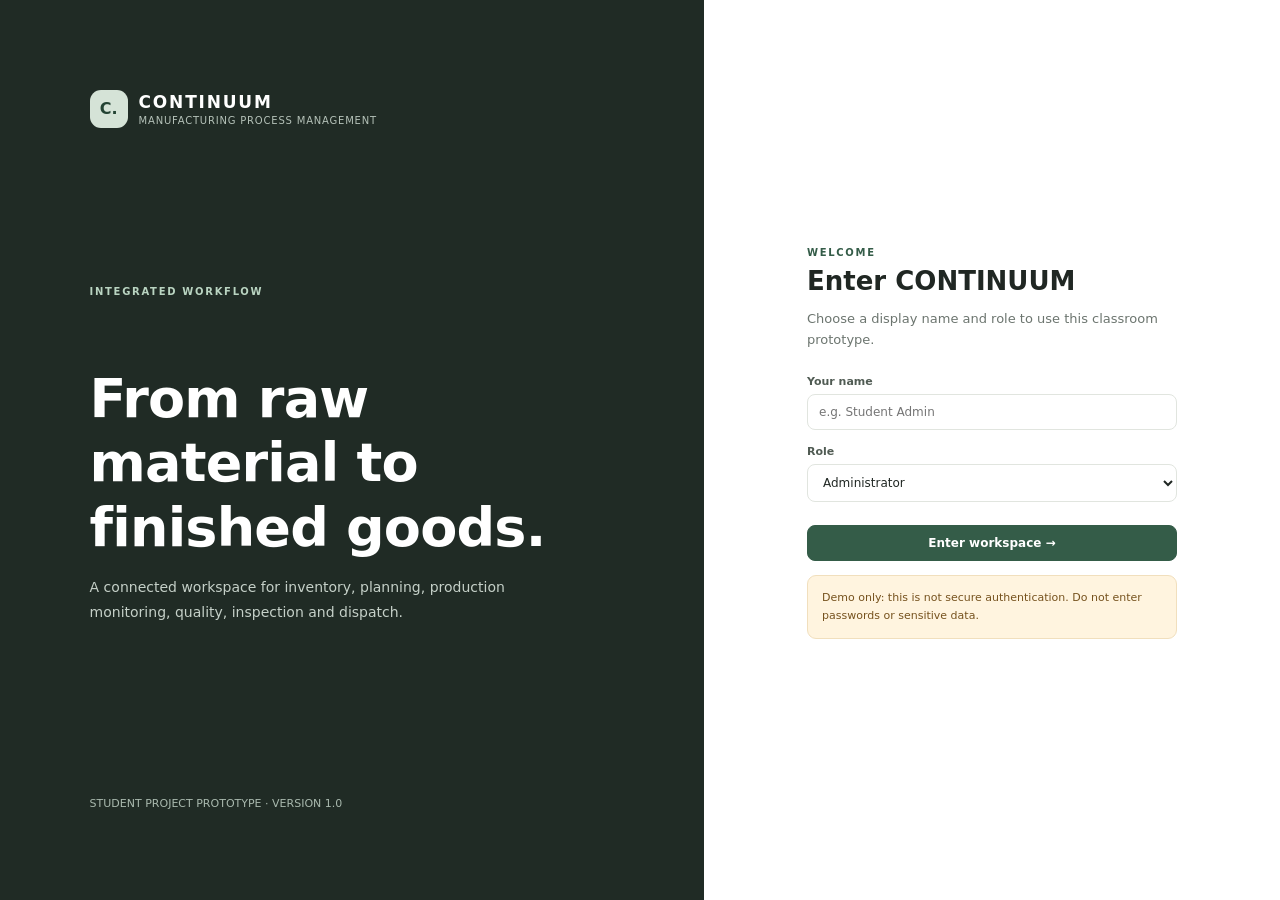
<file: index.html>
<!DOCTYPE html>
<html lang="en"><head><meta charset="UTF-8"><meta name="viewport" content="width=device-width, initial-scale=1.0">
<title>CONTINUUM | Dashboard</title><link rel="stylesheet" href="style.css"><script src="app.js" defer></script></head>
<body data-page="dashboard"><div id="app"></div></body></html>
</file>
<file: style.css>
:root{--ink:#202723;--muted:#6c756f;--paper:#f4f5f2;--surface:#fff;--line:#e1e5df;--green:#345c48;--dark:#202b25;--pale:#eaf1ec;--amber:#a56b19;--red:#a9433c;--shadow:0 8px 24px rgba(25,40,31,.045)}
*{box-sizing:border-box}body{margin:0;font-family:Inter,system-ui,-apple-system,"Segoe UI",sans-serif;background:var(--paper);color:var(--ink)}a{color:inherit;text-decoration:none}button,input,select,textarea{font:inherit}button{cursor:pointer}
.app-shell{display:flex;min-height:100vh}.sidebar{width:248px;flex-shrink:0;background:var(--dark);color:#f4f6f3;padding:24px 16px;display:flex;flex-direction:column}.brand{display:flex;align-items:center;gap:11px;padding:2px 10px 28px}.brand-mark{width:38px;height:38px;border-radius:11px;display:grid;place-items:center;background:#d5e3d7;color:#234333;font-weight:800}.brand-name{font-size:17px;font-weight:800;letter-spacing:1.8px}.brand-sub{display:block;margin-top:3px;font-size:10px;letter-spacing:.8px;color:#b5c2b9}.nav-label{color:#8fa095;font-size:10px;font-weight:800;letter-spacing:1.4px;padding:10px 12px}.nav-link{display:flex;align-items:center;gap:12px;padding:11px 12px;margin:2px 0;border-radius:8px;color:#c8d2cb;font-size:13px}.nav-link:hover{background:#2b3931;color:white}.nav-link.active{background:#dce8de;color:#234333;font-weight:700}.nav-icon{width:19px;text-align:center;font-size:16px}.sidebar-bottom{margin-top:auto;border-top:1px solid #39453e;padding-top:16px}.role-box{padding:11px 12px;font-size:11px;color:#c0ccc3;line-height:1.6}.role-box strong{display:block;color:#fff;font-size:12px}
.main{min-width:0;flex:1}.topbar{height:72px;background:#ffffffed;border-bottom:1px solid var(--line);display:flex;align-items:center;justify-content:space-between;padding:0 34px;gap:16px}.breadcrumb{font-size:12px;color:var(--muted)}.breadcrumb strong{color:var(--ink)}.top-actions{display:flex;align-items:center;gap:12px}.avatar{width:33px;height:33px;border-radius:50%;display:grid;place-items:center;background:var(--pale);color:var(--green);font-weight:800}.user-meta{font-size:12px;line-height:1.45}.user-meta span{display:block;color:var(--muted);font-size:10px}
.content{padding:30px 34px 44px;max-width:1600px;margin:auto}.page-heading{display:flex;justify-content:space-between;align-items:flex-start;gap:18px;margin-bottom:26px}.eyebrow{text-transform:uppercase;letter-spacing:1.7px;font-size:10px;color:var(--green);font-weight:800;margin-bottom:8px}h1{margin:0;font-size:clamp(25px,3vw,32px);letter-spacing:-.8px;line-height:1.2}.page-description{margin:9px 0 0;color:var(--muted);font-size:13px;line-height:1.6;max-width:680px}
.button{border:1px solid var(--line);background:white;color:var(--ink);padding:10px 14px;border-radius:8px;font-weight:700;font-size:12px;display:inline-flex;gap:7px;align-items:center;justify-content:center}.button:hover{border-color:#aab8ad}.button-primary{background:var(--green);border-color:var(--green);color:white}.button-primary:hover{background:#234333}.button-danger{color:var(--red);border-color:#f0d2cf}.button-small{padding:6px 9px;font-size:11px}
.cards{display:grid;grid-template-columns:repeat(4,minmax(0,1fr));gap:15px;margin-bottom:22px}.metric-card,.panel{background:var(--surface);border:1px solid var(--line);border-radius:12px;box-shadow:var(--shadow)}.metric-card{padding:18px}.metric-top{display:flex;justify-content:space-between;align-items:center;gap:10px;color:var(--muted);font-size:12px}.metric-icon{display:grid;place-items:center;width:32px;height:32px;border-radius:9px;background:var(--pale);color:var(--green)}.metric-value{font-size:29px;font-weight:800;letter-spacing:-1px;margin-top:16px}.metric-note{font-size:11px;color:var(--muted);margin-top:5px}
.dashboard-grid{display:grid;grid-template-columns:1.35fr 1fr;gap:18px}.panel{padding:20px;min-width:0}.panel-heading{display:flex;align-items:center;justify-content:space-between;gap:12px;margin-bottom:17px}.panel-heading h2{font-size:15px;margin:0}.panel-heading p{color:var(--muted);font-size:11px;margin:5px 0 0}.text-link{color:var(--green);font-size:11px;font-weight:800}.workflow{display:flex;align-items:center;flex-wrap:wrap;gap:7px}.workflow-step{background:#f4f7f3;border:1px solid #dce6dd;border-radius:7px;padding:10px 11px;font-size:11px;font-weight:700}.workflow-arrow{color:#87958b}.activity-list{display:flex;flex-direction:column}.activity{display:flex;gap:12px;padding:12px 0;border-bottom:1px solid #edf0eb}.activity:last-child{border-bottom:0}.activity-dot{width:8px;height:8px;border-radius:50%;background:#72947b;margin-top:5px;flex-shrink:0}.activity-text{font-size:12px;line-height:1.5}.activity-time{color:var(--muted);font-size:10px;margin-top:3px}
.table-wrap{overflow-x:auto}table{border-collapse:collapse;width:100%;font-size:12px}th{text-align:left;color:var(--muted);font-size:10px;letter-spacing:.6px;text-transform:uppercase;background:#f8f9f7;padding:12px 13px;border-bottom:1px solid var(--line);white-space:nowrap}td{padding:13px;border-bottom:1px solid #edf0eb;vertical-align:middle}tbody tr:last-child td{border-bottom:0}tbody tr:hover{background:#fbfcfa}.cell-title{font-weight:750}.cell-sub{color:var(--muted);font-size:10px;margin-top:4px}.status{display:inline-flex;border-radius:100px;padding:5px 8px;font-size:10px;font-weight:800;white-space:nowrap;background:#edf0ed;color:#59645c}.status.good{background:#eaf1ec;color:#345c48}.status.warn{background:#fff4df;color:#a56b19}.status.bad{background:#fff0ee;color:#a9433c}.empty{text-align:center;padding:36px 18px;color:var(--muted);font-size:12px}.empty strong{display:block;color:var(--ink);font-size:13px;margin-bottom:5px}.toolbar{display:flex;justify-content:space-between;align-items:center;gap:12px;margin-bottom:14px}.search{width:min(280px,100%);border:1px solid var(--line);border-radius:8px;padding:10px 12px;outline:none;background:white;font-size:12px}
.form-grid{display:grid;grid-template-columns:repeat(2,minmax(0,1fr));gap:14px}.field{display:flex;flex-direction:column;gap:6px}.field.full{grid-column:1/-1}.field label{font-size:11px;color:#505b53;font-weight:750}.field input,.field select,.field textarea{width:100%;padding:10px 11px;border:1px solid var(--line);border-radius:8px;background:white;color:var(--ink);font-size:12px}.field textarea{min-height:80px;resize:vertical}.modal-backdrop{position:fixed;inset:0;background:#121c167a;z-index:50;display:grid;place-items:center;padding:18px}.modal{background:white;width:min(680px,100%);max-height:90vh;overflow:auto;border-radius:14px;padding:24px;box-shadow:0 24px 70px #0003}.modal-header{display:flex;align-items:flex-start;justify-content:space-between;gap:16px;margin-bottom:20px}.modal-header h2{margin:0;font-size:19px}.modal-header p{color:var(--muted);font-size:12px;margin:6px 0 0}.modal-footer{display:flex;justify-content:flex-end;gap:8px;margin-top:22px}.notice{border:1px solid #e4e9e2;background:#f7f9f6;border-radius:9px;padding:13px 14px;font-size:11px;line-height:1.65;color:#566159;margin:14px 0}.notice.warning{background:#fff4df;border-color:#f1dfbd;color:#76521e}.settings-grid{display:grid;grid-template-columns:repeat(2,minmax(0,1fr));gap:18px}.toast{position:fixed;bottom:22px;right:22px;z-index:100;background:#24382c;color:white;padding:13px 17px;border-radius:9px;font-size:12px;box-shadow:0 12px 32px #0003}.login-page{min-height:100vh;display:grid;grid-template-columns:1.1fr .9fr;background:white}.login-brand-panel{background:var(--dark);color:white;padding:clamp(32px,7vw,90px);display:flex;flex-direction:column;justify-content:space-between}.login-brand-panel h1{font-size:clamp(35px,5vw,54px);max-width:560px;margin-top:70px}.login-brand-panel p{color:#c5d0c8;line-height:1.8;font-size:14px;max-width:470px}.login-form-panel{display:grid;place-items:center;padding:30px}.login-form{width:min(370px,100%)}.login-form h2{font-size:26px;margin:0 0 8px}.login-form>p{color:var(--muted);font-size:13px;line-height:1.6;margin-bottom:24px}.login-form .field{margin-bottom:15px}.footer-note{color:var(--muted);font-size:10px;margin-top:20px;line-height:1.6}
@media(max-width:1100px){.cards{grid-template-columns:repeat(2,minmax(0,1fr))}.dashboard-grid{grid-template-columns:1fr}.content{padding:24px}.topbar{padding:0 24px}}
@media(max-width:760px){.app-shell{display:block}.sidebar{width:100%;padding:12px}.brand{padding:4px 6px 12px}.sidebar nav{display:flex;overflow-x:auto;gap:4px;padding-bottom:3px}.nav-label,.sidebar-bottom{display:none}.nav-link{flex-shrink:0;padding:9px 10px;font-size:11px}.nav-icon{display:none}.topbar{height:58px;padding:0 16px}.content{padding:22px 15px 32px}.page-heading{flex-direction:column;align-items:stretch}.page-heading .button{align-self:flex-start}.cards{gap:10px}.metric-card{padding:14px}.metric-value{font-size:24px}.metric-top{font-size:10px}.form-grid,.settings-grid{grid-template-columns:1fr}.field.full{grid-column:auto}.toolbar{align-items:stretch;flex-direction:column}.search{width:100%}.login-page{grid-template-columns:1fr}.login-brand-panel{padding:28px;min-height:280px}.login-brand-panel h1{margin-top:35px;font-size:34px}.login-form-panel{padding:34px 22px}}
</file>
